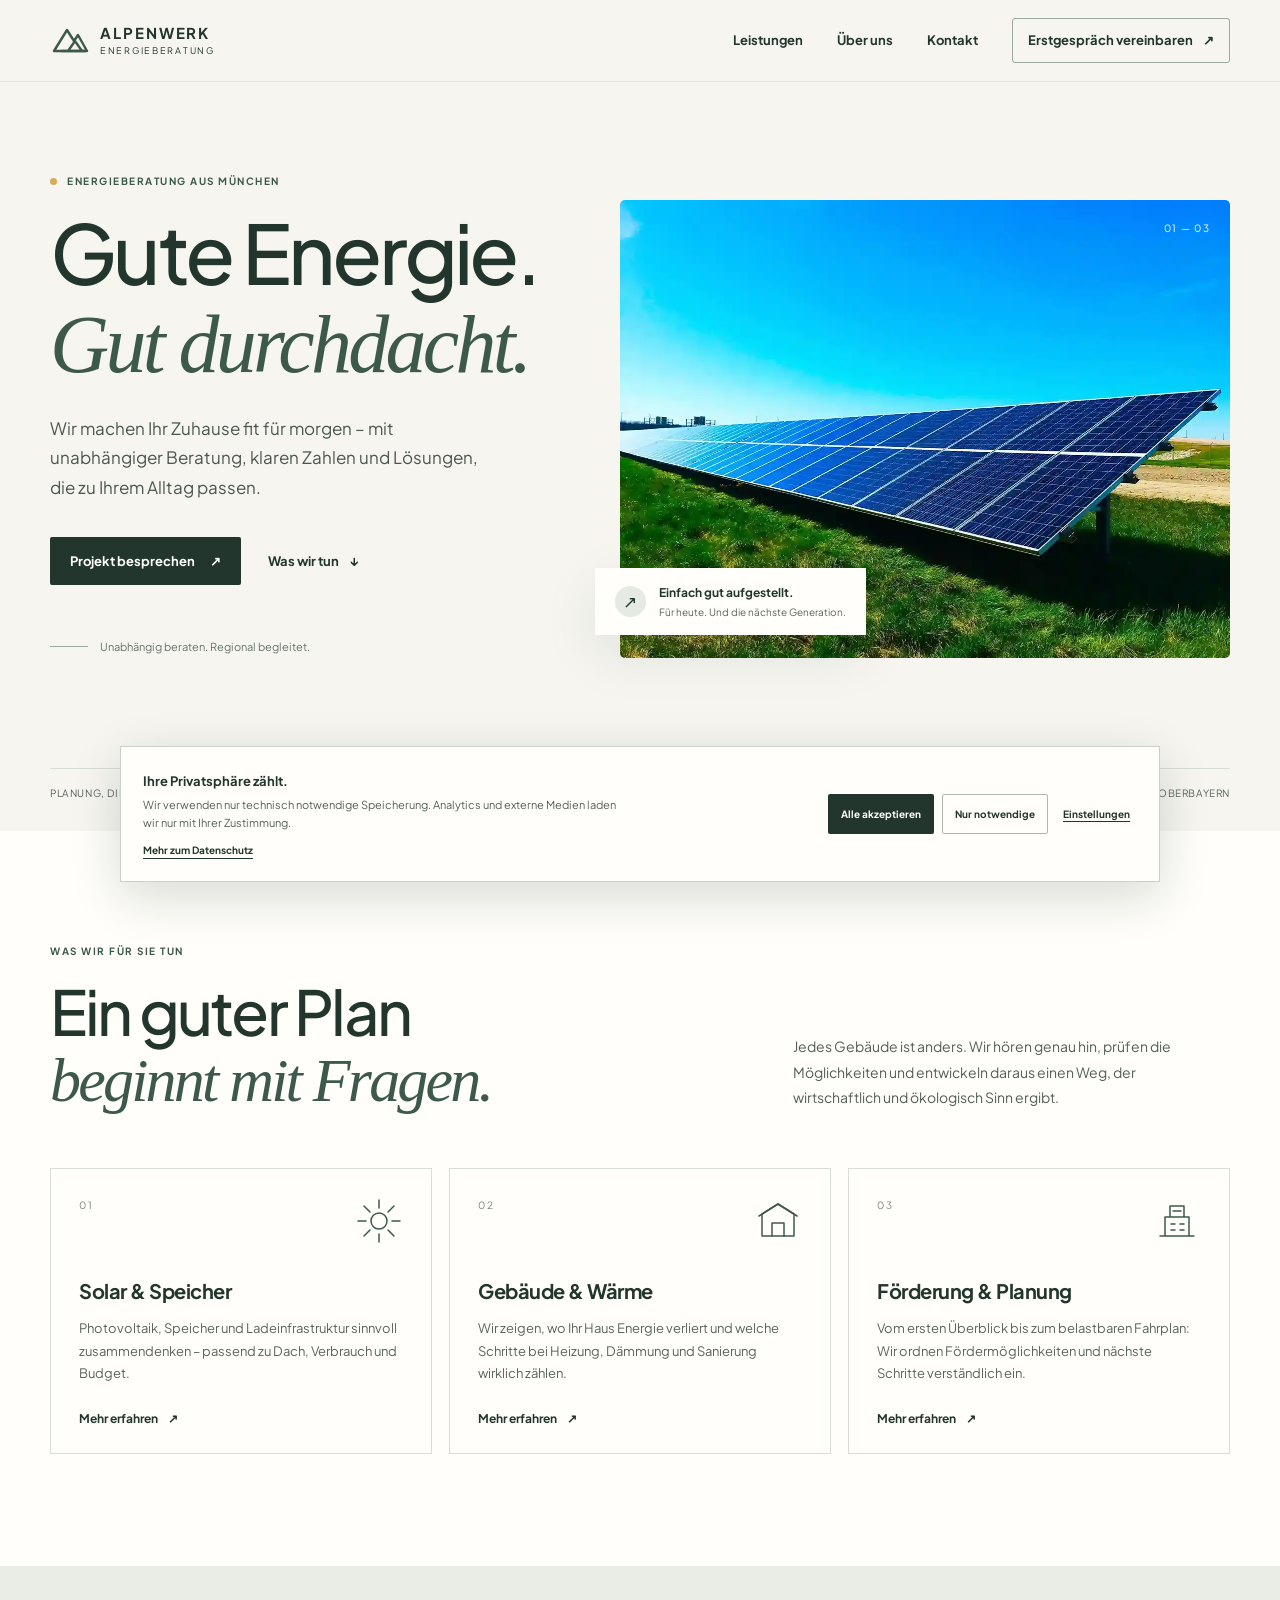
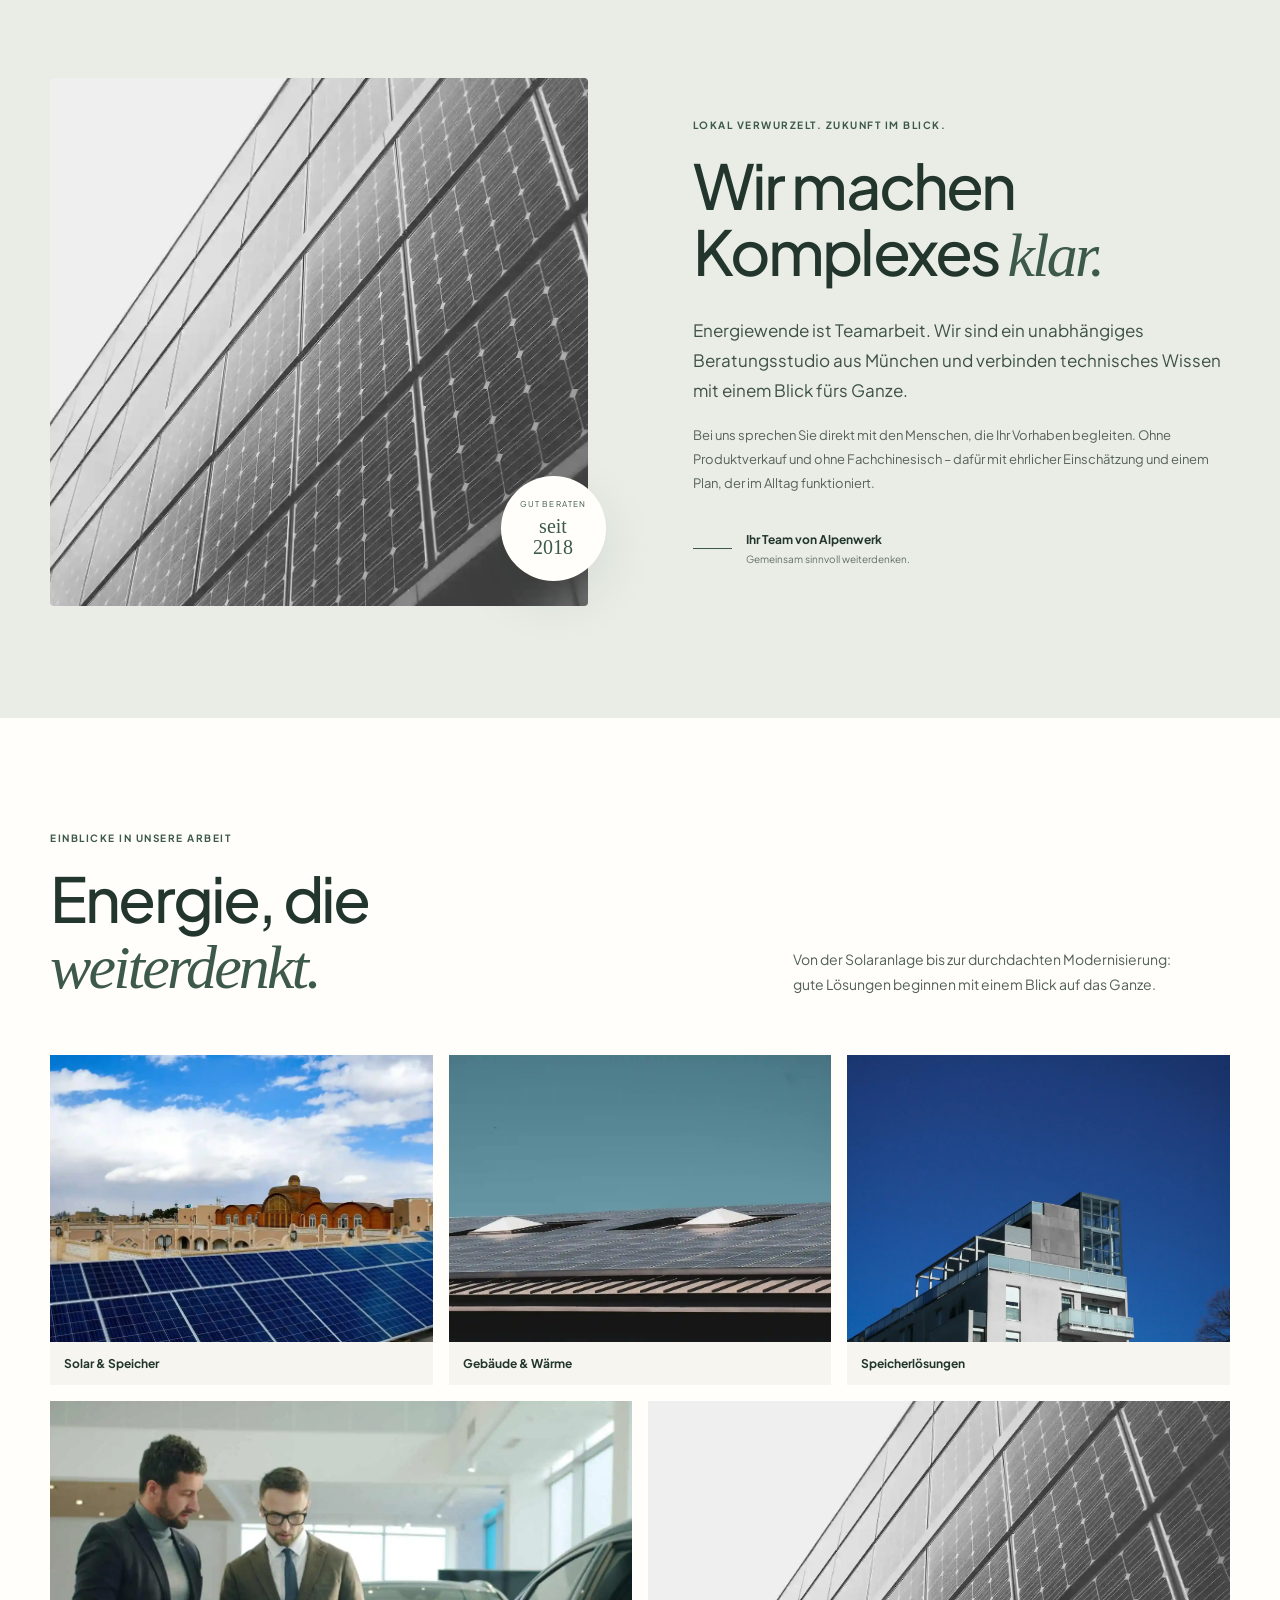
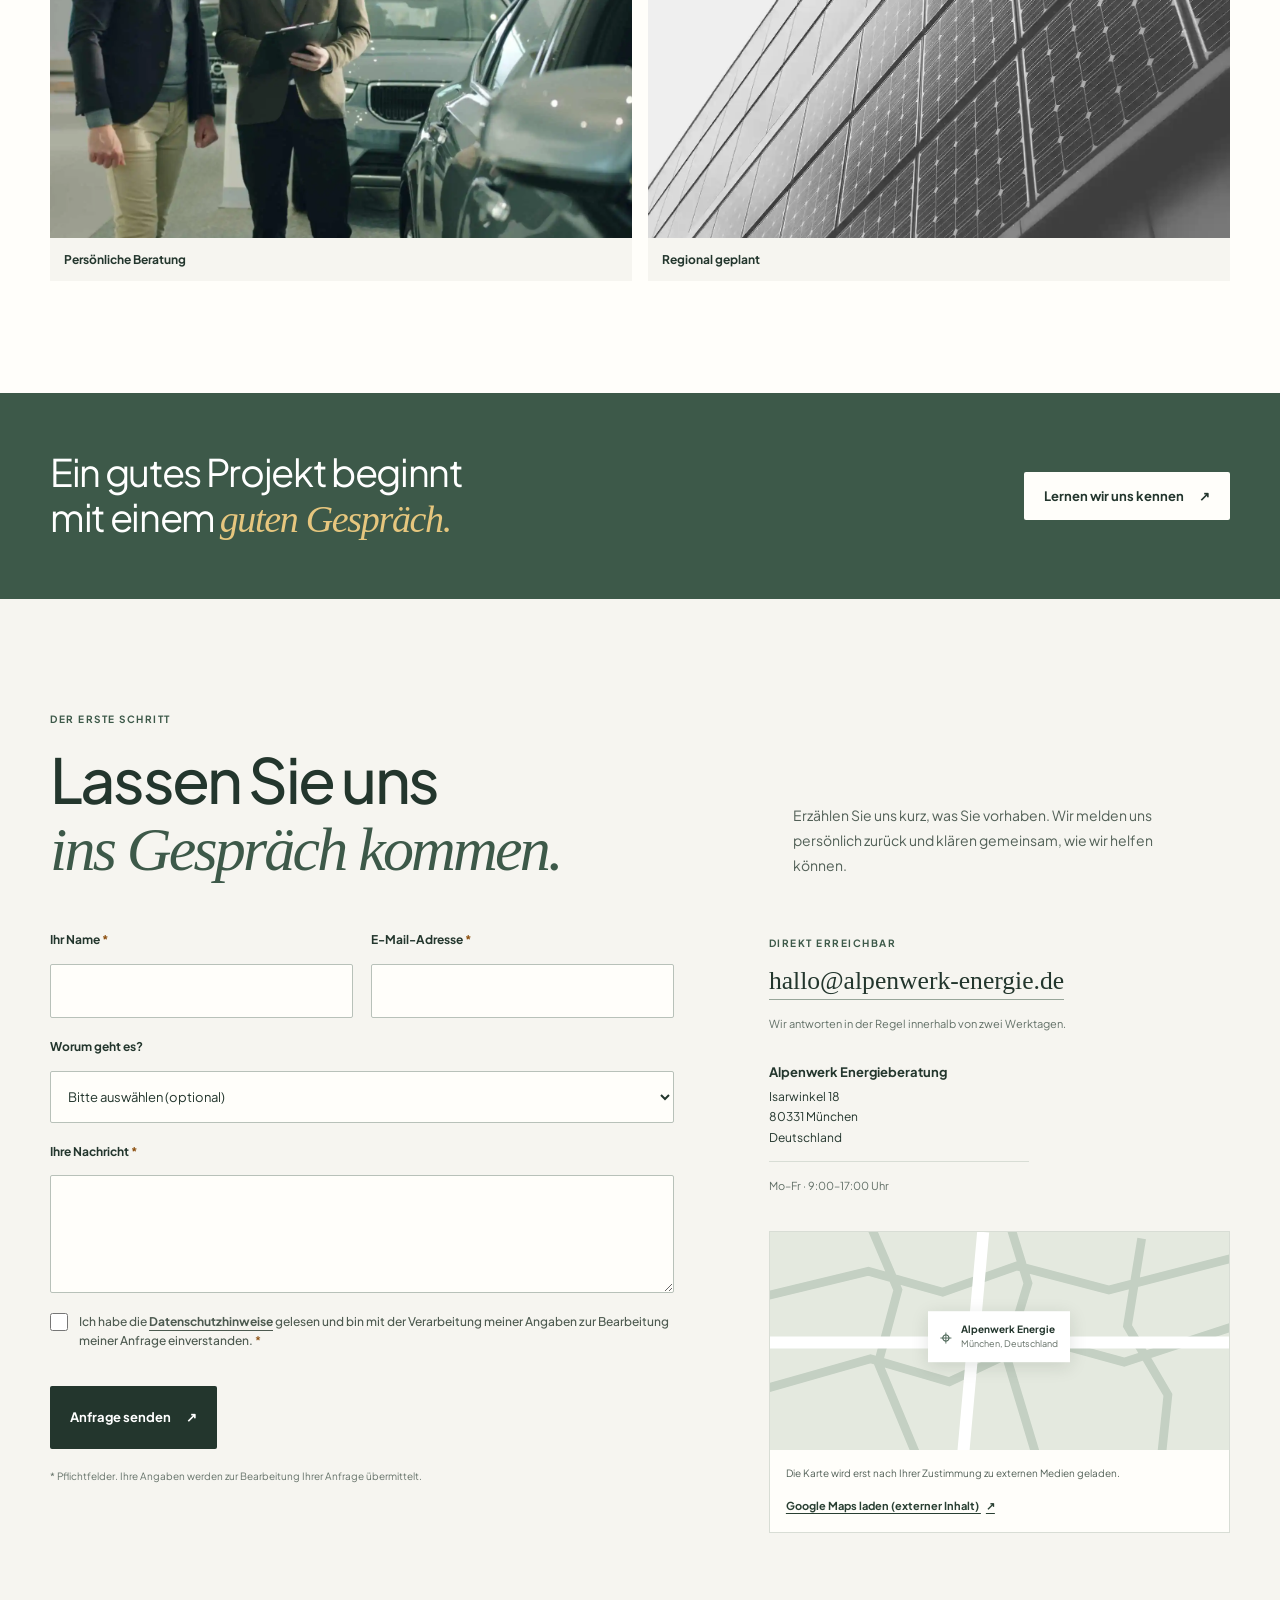
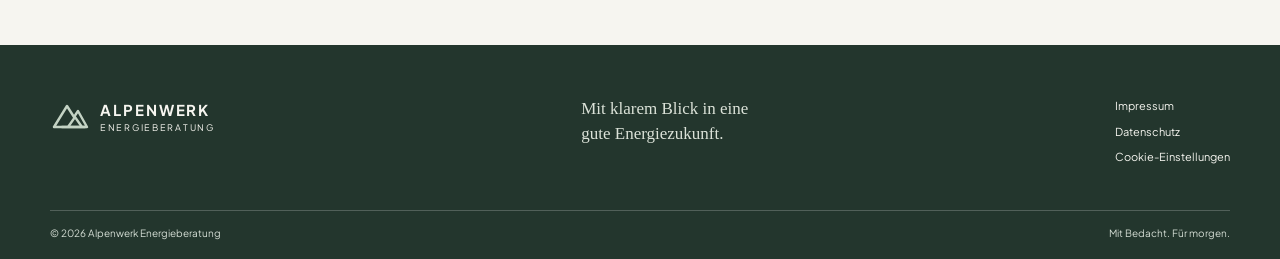
<file: index.html>
<!doctype html>
<html lang="de">
<head>
  <meta charset="utf-8">
  <meta name="viewport" content="width=device-width, initial-scale=1">
  <meta name="theme-color" content="#f6f5f0">
  <meta name="description" content="Alpenwerk Energie berät zu Photovoltaik, Energiespeichern und nachhaltigen Gebäuden in München und Oberbayern.">
  <title>Alpenwerk Energie | Klar planen. Gut leben.</title>
  <link rel="stylesheet" href="style.css">
  <script src="script.js" defer></script>
</head>
<body>
  <a class="skip-link" href="#main">Zum Hauptinhalt springen</a>
  <header class="site-header">
    <div class="container header-inner">
      <a class="brand" href="index.html" aria-label="Alpenwerk Energie – Startseite">
        <svg class="brand-mark" viewBox="0 0 40 40" width="40" height="40" aria-hidden="true"><path d="M4 30 17 9l7 11 4-6 9 16H4Z" fill="none" stroke="currentColor" stroke-width="2.4" stroke-linejoin="round"/><path d="M12 30h23M18 30l7-10 7 10" fill="none" stroke="currentColor" stroke-width="2.4" stroke-linecap="round"/></svg>
        <span><strong>ALPENWERK</strong><small>ENERGIEBERATUNG</small></span>
      </a>
      <button class="menu-toggle" type="button" aria-expanded="false" aria-controls="primary-nav" aria-label="Menü öffnen"><span></span><span></span></button>
      <nav id="primary-nav" class="primary-nav" aria-label="Hauptnavigation">
        <a href="#leistungen">Leistungen</a><a href="#ueber-uns">Über uns</a><a href="#kontakt">Kontakt</a>
        <a class="nav-cta" href="#kontakt">Erstgespräch vereinbaren <span aria-hidden="true">↗</span></a>
      </nav>
    </div>
  </header>
  <main id="main">
    <section class="hero section-pad" aria-labelledby="hero-title">
      <div class="container hero-grid">
        <div class="hero-copy">
          <p class="eyebrow"><span class="eyebrow-dot"></span> Energieberatung aus München</p>
          <h1 id="hero-title">Gute Energie.<br><em>Gut durchdacht.</em></h1>
          <p class="hero-lede">Wir machen Ihr Zuhause fit für morgen – mit unabhängiger Beratung, klaren Zahlen und Lösungen, die zu Ihrem Alltag passen.</p>
          <div class="hero-actions"><a class="button button-dark" href="#kontakt">Projekt besprechen <span aria-hidden="true">↗</span></a><a class="text-link" href="#leistungen">Was wir tun <span aria-hidden="true">↓</span></a></div>
          <div class="hero-note"><span class="note-line"></span><span>Unabhängig beraten. Regional begleitet.</span></div>
        </div>
        <div class="hero-art" aria-label="Illustration eines Hauses mit Solardach in einer Berglandschaft" role="img">
          <img src="./images/hero.webp" width="1280" height="1120" alt="Photovoltaikanlage auf einem Hausdach in einer Berglandschaft" class="landscape" loading="eager" fetchpriority="high">
          <div class="art-caption"><span class="caption-icon">↗</span><span><strong>Einfach gut aufgestellt.</strong><small>Für heute. Und die nächste Generation.</small></span></div>
          <span class="art-index">01 — 03</span>
        </div>
      </div>
      <div class="container hero-bottom"><span>Planung, die weiterdenkt</span><span class="scroll-mark" aria-hidden="true">↓</span><span>Standort München · ganz Oberbayern</span></div>
    </section>

    <section id="leistungen" class="services section-pad" aria-labelledby="services-title">
      <div class="container">
        <div class="section-heading"><div><p class="eyebrow">Was wir für Sie tun</p><h2 id="services-title">Ein guter Plan<br><em>beginnt mit Fragen.</em></h2></div><p class="section-intro">Jedes Gebäude ist anders. Wir hören genau hin, prüfen die Möglichkeiten und entwickeln daraus einen Weg, der wirtschaftlich und ökologisch Sinn ergibt.</p></div>
        <div class="service-grid">
          <article class="service-card"><div class="card-top"><span class="card-number">01</span><svg viewBox="0 0 48 48" width="48" height="48" aria-hidden="true"><circle cx="24" cy="24" r="8"/><path d="M24 3v8m0 26v8M3 24h8m26 0h8M9 9l6 6m18 18 6 6m0-30-6 6m-18 18-6 6"/></svg></div><h3>Solar & Speicher</h3><p>Photovoltaik, Speicher und Ladeinfrastruktur sinnvoll zusammendenken – passend zu Dach, Verbrauch und Budget.</p><a href="#kontakt" class="card-link" aria-label="Solar und Speicher anfragen">Mehr erfahren <span aria-hidden="true">↗</span></a></article>
          <article class="service-card"><div class="card-top"><span class="card-number">02</span><svg viewBox="0 0 48 48" width="48" height="48" aria-hidden="true"><path d="M8 39V17L24 7l16 10v22H8Z"/><path d="M18 39V26h12v13M5 19l19-12 19 12"/></svg></div><h3>Gebäude & Wärme</h3><p>Wir zeigen, wo Ihr Haus Energie verliert und welche Schritte bei Heizung, Dämmung und Sanierung wirklich zählen.</p><a href="#kontakt" class="card-link" aria-label="Gebäude und Wärme anfragen">Mehr erfahren <span aria-hidden="true">↗</span></a></article>
          <article class="service-card"><div class="card-top"><span class="card-number">03</span><svg viewBox="0 0 48 48" width="48" height="48" aria-hidden="true"><path d="M7 39h34M12 39V20h24v19M17 20V9h14v11M20 14h8M18 27h4m5 0h4M18 33h4m5 0h4"/></svg></div><h3>Förderung & Planung</h3><p>Vom ersten Überblick bis zum belastbaren Fahrplan: Wir ordnen Fördermöglichkeiten und nächste Schritte verständlich ein.</p><a href="#kontakt" class="card-link" aria-label="Förderung und Planung anfragen">Mehr erfahren <span aria-hidden="true">↗</span></a></article>
        </div>
      </div>
    </section>

    <section id="ueber-uns" class="about section-pad" aria-labelledby="about-title"><div class="container about-grid"><div class="about-art"><img src="./images/gallery-5.webp" width="800" height="600" loading="lazy" alt="Photovoltaikanlage in der Landschaft Oberbayerns"><div class="about-stamp"><span>GUT BERATEN</span><strong>seit<br>2018</strong></div></div><div class="about-copy"><p class="eyebrow">Lokal verwurzelt. Zukunft im Blick.</p><h2 id="about-title">Wir machen<br>Komplexes <em>klar.</em></h2><p class="about-lede">Energiewende ist Teamarbeit. Wir sind ein unabhängiges Beratungsstudio aus München und verbinden technisches Wissen mit einem Blick fürs Ganze.</p><p>Bei uns sprechen Sie direkt mit den Menschen, die Ihr Vorhaben begleiten. Ohne Produktverkauf und ohne Fachchinesisch – dafür mit ehrlicher Einschätzung und einem Plan, der im Alltag funktioniert.</p><div class="about-signoff"><span class="signoff-rule"></span><span><strong>Ihr Team von Alpenwerk</strong><small>Gemeinsam sinnvoll weiterdenken.</small></span></div></div></div></section>

    <section class="gallery section-pad" aria-labelledby="gallery-title"><div class="container"><div class="section-heading"><div><p class="eyebrow">Einblicke in unsere Arbeit</p><h2 id="gallery-title">Energie, die<br><em>weiterdenkt.</em></h2></div><p class="section-intro">Von der Solaranlage bis zur durchdachten Modernisierung: gute Lösungen beginnen mit einem Blick auf das Ganze.</p></div><div class="gallery-grid"><figure><img src="./images/gallery-1.webp" width="800" height="600" loading="lazy" alt="Solarmodule auf einem Einfamilienhaus"><figcaption>Solar & Speicher</figcaption></figure><figure><img src="./images/gallery-2.webp" width="800" height="600" loading="lazy" alt="Modernisiertes Wohnhaus mit energieeffizienter Gebäudehülle"><figcaption>Gebäude & Wärme</figcaption></figure><figure><img src="./images/gallery-3.webp" width="800" height="600" loading="lazy" alt="Batteriespeicher für ein Wohngebäude"><figcaption>Speicherlösungen</figcaption></figure><figure><img src="./images/gallery-4.webp" width="800" height="600" loading="lazy" alt="Beratungsgespräch zur energetischen Sanierung"><figcaption>Persönliche Beratung</figcaption></figure><figure><img src="./images/gallery-5.webp" width="800" height="600" loading="lazy" alt="Photovoltaikanlage in der Landschaft Oberbayerns"><figcaption>Regional geplant</figcaption></figure></div></div></section>

    <section class="callout" aria-label="Persönliche Beratung"><div class="container callout-inner"><p>Ein gutes Projekt beginnt<br>mit einem <em>guten Gespräch.</em></p><a class="button button-light" href="#kontakt">Lernen wir uns kennen <span aria-hidden="true">↗</span></a></div></section>

    <section id="kontakt" class="contact section-pad" aria-labelledby="contact-title"><div class="container"><div class="section-heading contact-heading"><div><p class="eyebrow">Der erste Schritt</p><h2 id="contact-title">Lassen Sie uns<br><em>ins Gespräch kommen.</em></h2></div><p class="section-intro">Erzählen Sie uns kurz, was Sie vorhaben. Wir melden uns persönlich zurück und klären gemeinsam, wie wir helfen können.</p></div><div class="contact-grid"><form id="contact-form" class="contact-form" novalidate>
      <div class="form-row"><div class="form-field"><label for="name">Ihr Name <span aria-hidden="true">*</span></label><input id="name" name="name" autocomplete="name" required aria-describedby="name-error"><span class="field-error" id="name-error"></span></div><div class="form-field"><label for="email">E-Mail-Adresse <span aria-hidden="true">*</span></label><input id="email" name="email" type="email" autocomplete="email" required aria-describedby="email-error"><span class="field-error" id="email-error"></span></div></div>
      <div class="form-field"><label for="topic">Worum geht es?</label><select id="topic" name="topic"><option value="">Bitte auswählen (optional)</option><option>Solar & Speicher</option><option>Gebäude & Wärme</option><option>Förderung & Planung</option><option>Anderes Anliegen</option></select></div>
      <div class="form-field"><label for="message">Ihre Nachricht <span aria-hidden="true">*</span></label><textarea id="message" name="message" rows="4" required aria-describedby="message-error"></textarea><span class="field-error" id="message-error"></span></div>
      <div class="privacy-field"><input id="privacy" name="privacy" type="checkbox" required aria-describedby="privacy-error"><label for="privacy">Ich habe die <a href="datenschutz.html">Datenschutzhinweise</a> gelesen und bin mit der Verarbeitung meiner Angaben zur Bearbeitung meiner Anfrage einverstanden. <span aria-hidden="true">*</span></label></div><span class="field-error privacy-error" id="privacy-error"></span>
      <button class="button button-dark form-submit" type="submit">Anfrage senden <span aria-hidden="true">↗</span></button><p class="form-note">* Pflichtfelder. Ihre Angaben werden zur Bearbeitung Ihrer Anfrage übermittelt.</p><p id="form-status" class="form-status" role="status" aria-live="polite"></p>
    </form><aside class="contact-aside"><div class="contact-details"><p class="eyebrow">Direkt erreichbar</p><span class="contact-email">hallo@alpenwerk-energie.de</span><p>Wir antworten in der Regel innerhalb von zwei Werktagen.</p><div class="contact-address"><strong>Alpenwerk Energieberatung</strong><span>Isarwinkel 18</span><span>80331 München</span><span>Deutschland</span></div><p class="hours">Mo–Fr · 9:00–17:00 Uhr</p></div>
      <div class="map-card"><div class="map-placeholder" id="map-placeholder"><svg viewBox="0 0 420 200" width="420" height="200" aria-hidden="true"><rect width="420" height="200" fill="#e4e9df"/><path d="M-10 60 90 36l68 19 68-24 84 22 120-31M-10 145l102-29 72 21 83-39 77 21 107-35M91-8l26 61-18 67 37 89m84-214 16 52-20 66 31 103m93-210-13 80 37 63-7 67" fill="none" stroke="#c4d0c3" stroke-width="8"/><path d="M0 101h420M195 0l-18 200" stroke="#fff" stroke-width="11"/><circle cx="225" cy="94" r="20" fill="#3d5949"/><circle cx="225" cy="94" r="7" fill="#f6f5f0"/></svg><div class="map-label"><span class="map-pin" aria-hidden="true">⌖</span><span><strong>Alpenwerk Energie</strong><small>München, Deutschland</small></span></div></div><div class="map-action" id="map-action"><p>Die Karte wird erst nach Ihrer Zustimmung zu externen Medien geladen.</p><button id="load-map" type="button" class="map-button">Google Maps laden (externer Inhalt) <span aria-hidden="true">↗</span></button></div><div id="map-frame" class="map-frame" aria-live="polite"></div></div>
    </aside></div></div></section>
  </main>
  <footer class="site-footer"><div class="container footer-top"><a class="brand brand-footer" href="index.html" aria-label="Alpenwerk Energie – Startseite"><svg class="brand-mark" viewBox="0 0 40 40" width="40" height="40" aria-hidden="true"><path d="M4 30 17 9l7 11 4-6 9 16H4Z" fill="none" stroke="currentColor" stroke-width="2.4" stroke-linejoin="round"/><path d="M12 30h23M18 30l7-10 7 10" fill="none" stroke="currentColor" stroke-width="2.4" stroke-linecap="round"/></svg><span><strong>ALPENWERK</strong><small>ENERGIEBERATUNG</small></span></a><p>Mit klarem Blick in eine<br>gute Energiezukunft.</p><nav class="footer-nav" aria-label="Rechtliche Informationen"><a href="impressum.html">Impressum</a><a href="datenschutz.html">Datenschutz</a><a href="#cookie-settings" data-open-cookie-settings>Cookie-Einstellungen</a></nav></div><div class="container footer-bottom"><span>© <span id="year">2026</span> Alpenwerk Energieberatung</span><span>Mit Bedacht. Für morgen.</span></div></footer>

  <section id="cookie-banner" class="cookie-banner" aria-label="Cookie-Einstellungen" hidden><div class="cookie-copy"><strong>Ihre Privatsphäre zählt.</strong><p>Wir verwenden nur technisch notwendige Speicherung. Analytics und externe Medien laden wir nur mit Ihrer Zustimmung.</p><a href="datenschutz.html">Mehr zum Datenschutz</a></div><div class="cookie-actions"><button class="button button-dark" type="button" data-consent-all>Alle akzeptieren</button><button class="button button-outline" type="button" data-consent-essential>Nur notwendige</button><button class="cookie-settings-link" type="button" data-open-cookie-settings>Einstellungen</button></div></section>
  <dialog id="cookie-dialog" class="cookie-dialog" aria-labelledby="cookie-dialog-title"><div class="dialog-head"><div><p class="eyebrow">Ihre Auswahl</p><h2 id="cookie-dialog-title">Cookie-Einstellungen</h2></div><button class="dialog-close" type="button" aria-label="Einstellungen schließen" data-close-dialog>×</button></div><p>Sie entscheiden, welche optionalen Inhalte geladen werden dürfen. Ihre Auswahl können Sie jederzeit im Footer ändern.</p><div class="consent-options"><div class="consent-option"><div><strong>Notwendig</strong><small>Für grundlegende Funktionen und die Speicherung Ihrer Auswahl.</small></div><input id="consent-essential" type="checkbox" checked disabled aria-label="Notwendige Speicherung immer aktiv"></div><div class="consent-option"><div><strong>Analytics</strong><small>Hilft uns zu verstehen, wie die Website genutzt wird.</small></div><input id="consent-analytics" type="checkbox"></div><div class="consent-option"><div><strong>Externe Medien & Karten</strong><small>Erlaubt das Laden der Google Maps Karte in München.</small></div><input id="consent-external" type="checkbox"></div></div><div class="dialog-actions"><button class="button button-outline" type="button" data-consent-essential>Nur notwendige</button><button class="button button-dark" type="button" data-save-settings>Auswahl speichern</button></div></dialog>
  <div id="dialog-backdrop" class="dialog-backdrop" hidden></div>
</body>
</html>
</file>
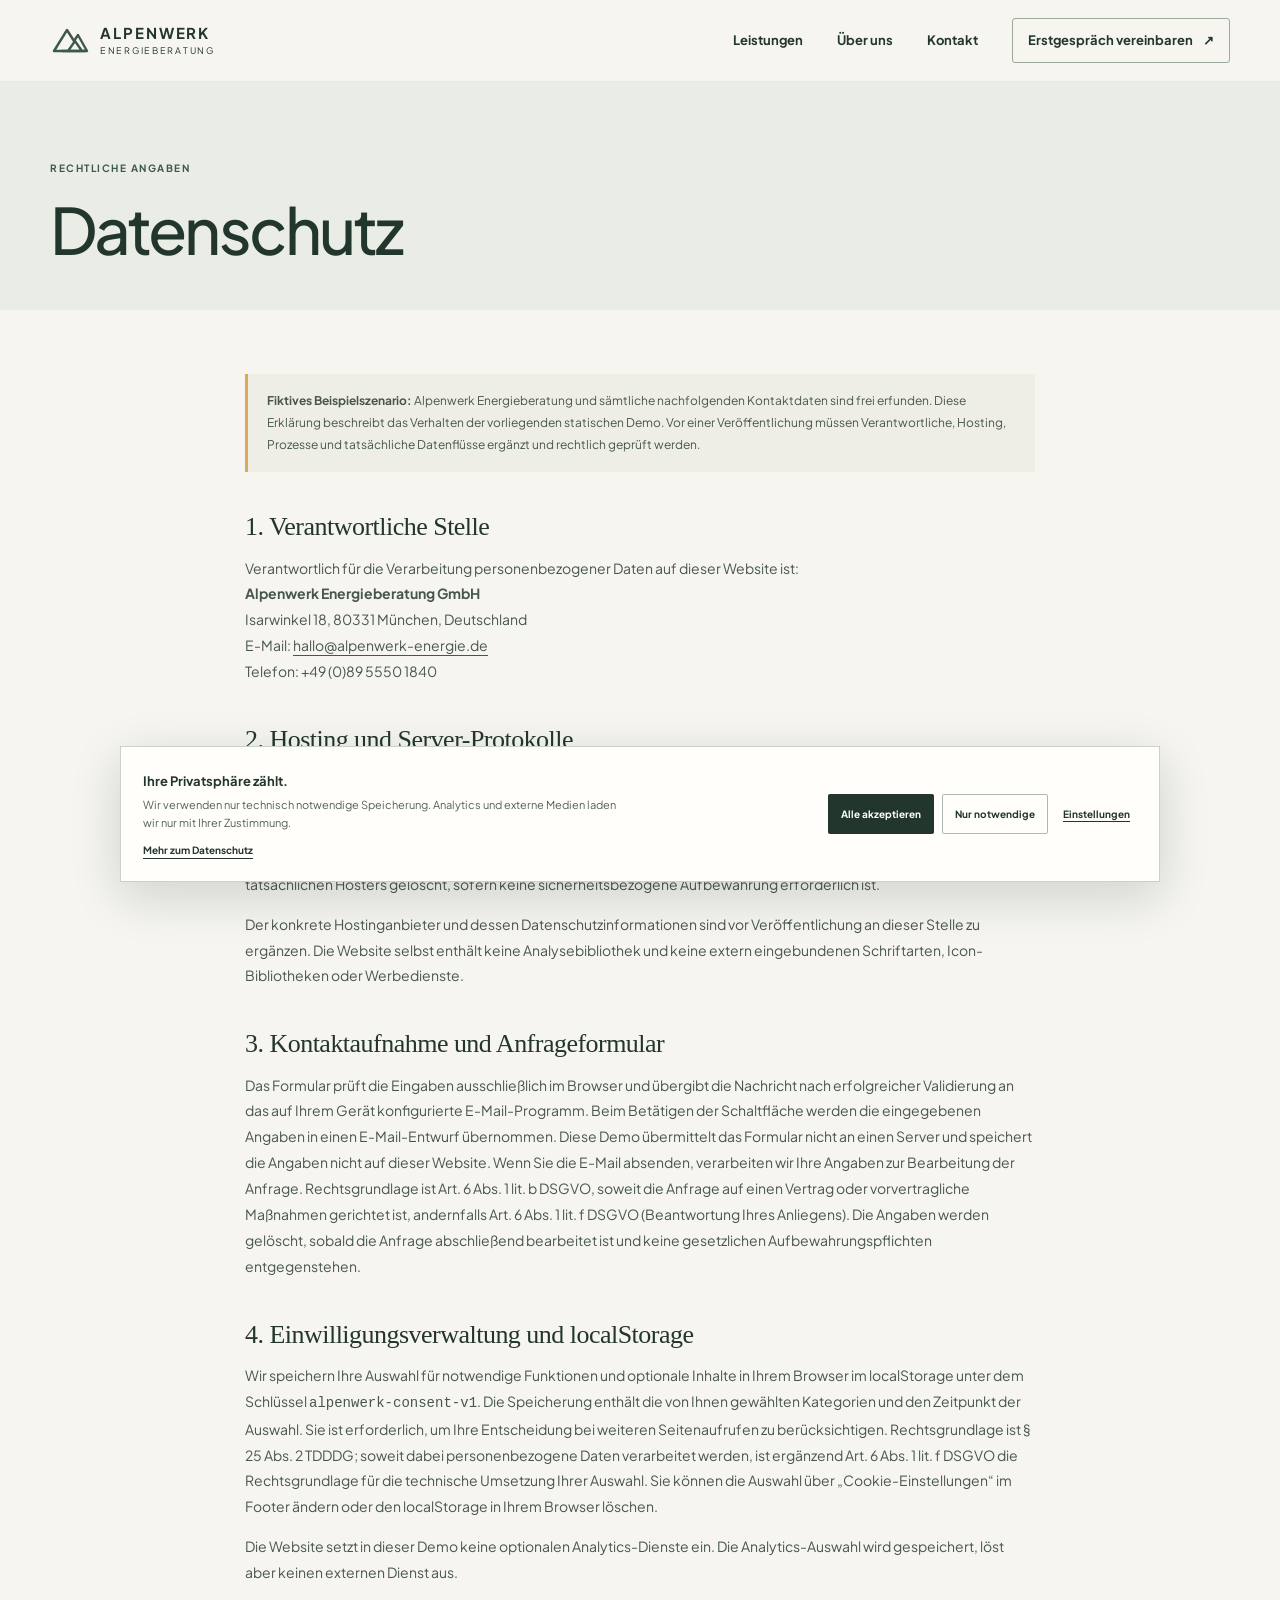
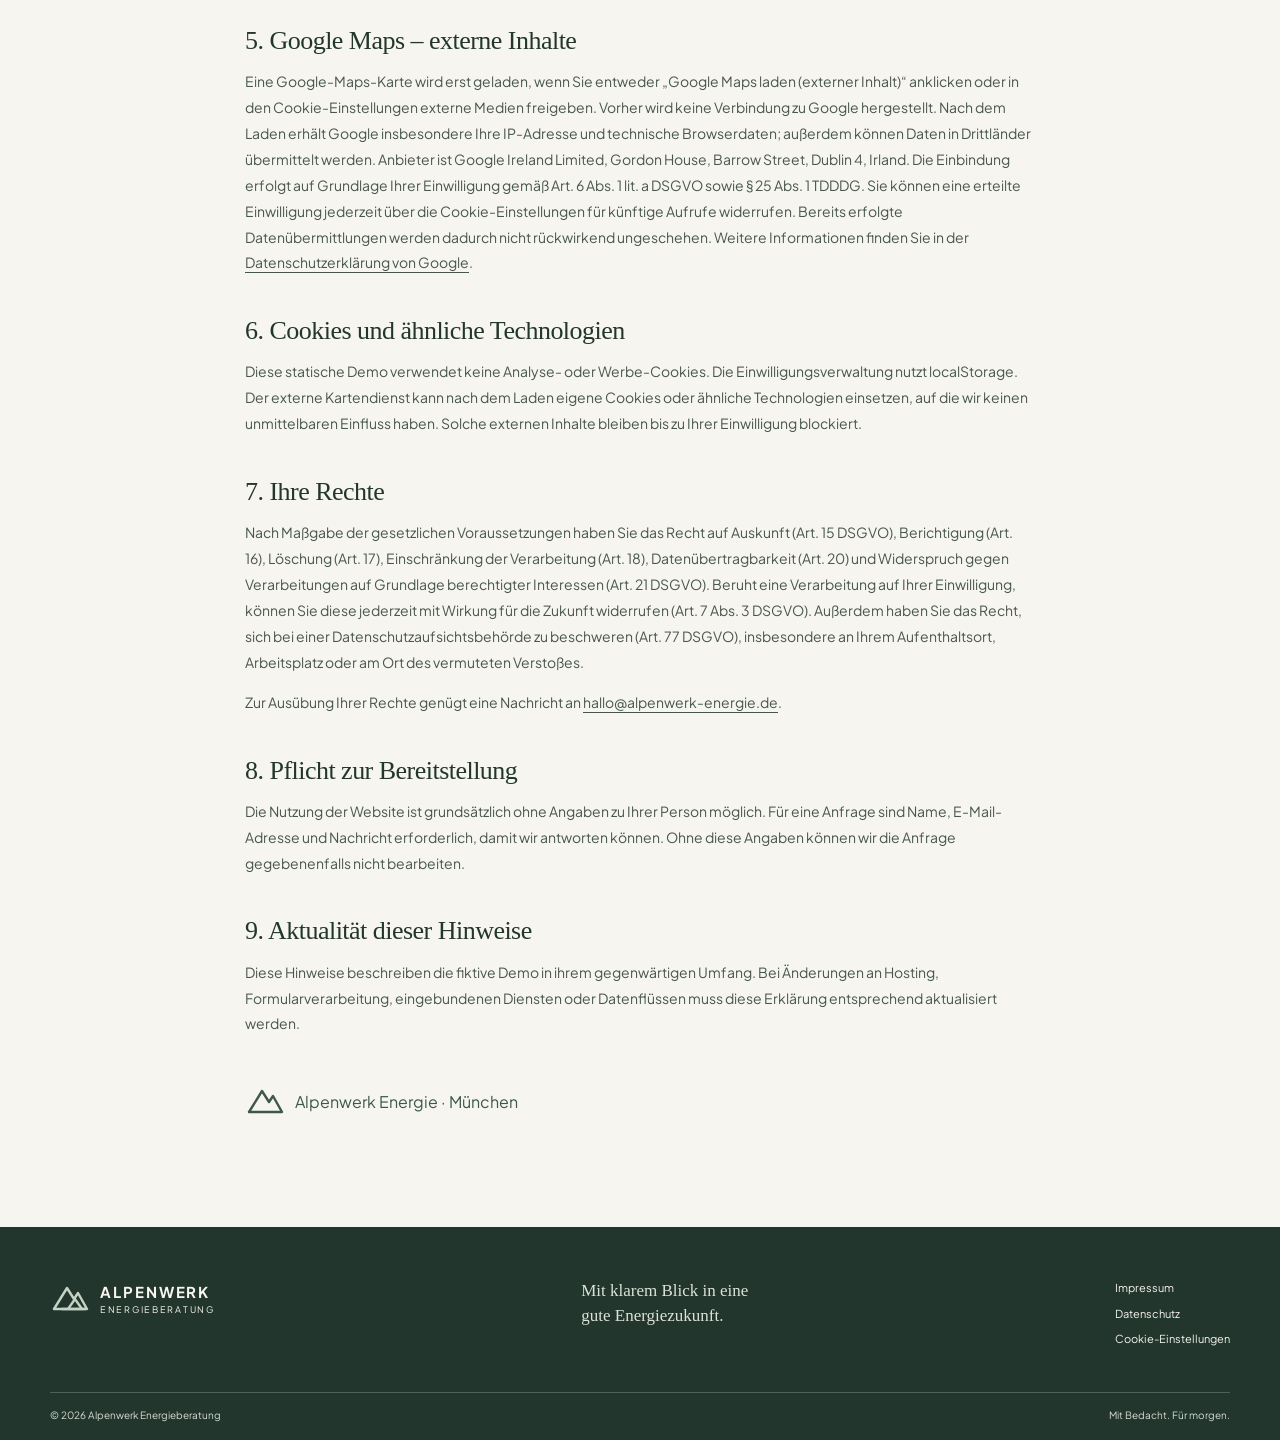
<file: datenschutz.html>
<!doctype html>
<html lang="de">
<head>
  <meta charset="utf-8"><meta name="viewport" content="width=device-width, initial-scale=1"><meta name="theme-color" content="#f6f5f0">
  <meta name="description" content="Datenschutzhinweise der Alpenwerk Energieberatung."><title>Datenschutz | Alpenwerk Energie</title>
  <link rel="stylesheet" href="style.css"><script src="script.js" defer></script>
</head>
<body>
  <a class="skip-link" href="#main">Zum Hauptinhalt springen</a>
  <header class="site-header"><div class="container header-inner"><a class="brand" href="index.html" aria-label="Alpenwerk Energie – Startseite"><svg class="brand-mark" viewBox="0 0 40 40" width="40" height="40" aria-hidden="true"><path d="M4 30 17 9l7 11 4-6 9 16H4Z" fill="none" stroke="currentColor" stroke-width="2.4" stroke-linejoin="round"/><path d="M12 30h23M18 30l7-10 7 10" fill="none" stroke="currentColor" stroke-width="2.4" stroke-linecap="round"/></svg><span><strong>ALPENWERK</strong><small>ENERGIEBERATUNG</small></span></a><button class="menu-toggle" type="button" aria-expanded="false" aria-controls="primary-nav" aria-label="Menü öffnen"><span></span><span></span></button><nav id="primary-nav" class="primary-nav" aria-label="Hauptnavigation"><a href="index.html#leistungen">Leistungen</a><a href="index.html#ueber-uns">Über uns</a><a href="index.html#kontakt">Kontakt</a><a class="nav-cta" href="index.html#kontakt">Erstgespräch vereinbaren <span aria-hidden="true">↗</span></a></nav></div></header>
  <main id="main"><section class="legal-hero"><div class="container"><p class="eyebrow">Rechtliche Angaben</p><h1>Datenschutz</h1></div></section><section class="legal-main"><div class="container legal-content">
    <p class="legal-note"><strong>Fiktives Beispielszenario:</strong> Alpenwerk Energieberatung und sämtliche nachfolgenden Kontaktdaten sind frei erfunden. Diese Erklärung beschreibt das Verhalten der vorliegenden statischen Demo. Vor einer Veröffentlichung müssen Verantwortliche, Hosting, Prozesse und tatsächliche Datenflüsse ergänzt und rechtlich geprüft werden.</p>
    <h2>1. Verantwortliche Stelle</h2><p>Verantwortlich für die Verarbeitung personenbezogener Daten auf dieser Website ist:<br><strong>Alpenwerk Energieberatung GmbH</strong><br>Isarwinkel 18, 80331 München, Deutschland<br>E-Mail: <a href="mailto:hallo@alpenwerk-energie.de">hallo@alpenwerk-energie.de</a><br>Telefon: +49 (0)89 5550 1840</p>
    <h2>2. Hosting und Server-Protokolle</h2><p>Beim Aufruf einer Website verarbeitet der Hostinganbieter technisch erforderliche Verbindungsdaten, beispielsweise IP-Adresse, Zeitpunkt, angeforderte Ressource, übertragene Datenmenge sowie Angaben zu Browser und Betriebssystem. Dies ist für die Auslieferung und Sicherheit der Website erforderlich. Rechtsgrundlage ist Art. 6 Abs. 1 lit. f DSGVO; unser berechtigtes Interesse liegt im sicheren und zuverlässigen Betrieb. Die Protokolldaten werden nach den Löschfristen des tatsächlichen Hosters gelöscht, sofern keine sicherheitsbezogene Aufbewahrung erforderlich ist.</p><p>Der konkrete Hostinganbieter und dessen Datenschutzinformationen sind vor Veröffentlichung an dieser Stelle zu ergänzen. Die Website selbst enthält keine Analysebibliothek und keine extern eingebundenen Schriftarten, Icon-Bibliotheken oder Werbedienste.</p>
    <h2>3. Kontaktaufnahme und Anfrageformular</h2><p>Das Formular prüft die Eingaben ausschließlich im Browser und übergibt die Nachricht nach erfolgreicher Validierung an das auf Ihrem Gerät konfigurierte E-Mail-Programm. Beim Betätigen der Schaltfläche werden die eingegebenen Angaben in einen E-Mail-Entwurf übernommen. Diese Demo übermittelt das Formular nicht an einen Server und speichert die Angaben nicht auf dieser Website. Wenn Sie die E-Mail absenden, verarbeiten wir Ihre Angaben zur Bearbeitung der Anfrage. Rechtsgrundlage ist Art. 6 Abs. 1 lit. b DSGVO, soweit die Anfrage auf einen Vertrag oder vorvertragliche Maßnahmen gerichtet ist, andernfalls Art. 6 Abs. 1 lit. f DSGVO (Beantwortung Ihres Anliegens). Die Angaben werden gelöscht, sobald die Anfrage abschließend bearbeitet ist und keine gesetzlichen Aufbewahrungspflichten entgegenstehen.</p>
    <h2>4. Einwilligungsverwaltung und localStorage</h2><p>Wir speichern Ihre Auswahl für notwendige Funktionen und optionale Inhalte in Ihrem Browser im localStorage unter dem Schlüssel <code>alpenwerk-consent-v1</code>. Die Speicherung enthält die von Ihnen gewählten Kategorien und den Zeitpunkt der Auswahl. Sie ist erforderlich, um Ihre Entscheidung bei weiteren Seitenaufrufen zu berücksichtigen. Rechtsgrundlage ist § 25 Abs. 2 TDDDG; soweit dabei personenbezogene Daten verarbeitet werden, ist ergänzend Art. 6 Abs. 1 lit. f DSGVO die Rechtsgrundlage für die technische Umsetzung Ihrer Auswahl. Sie können die Auswahl über „Cookie-Einstellungen“ im Footer ändern oder den localStorage in Ihrem Browser löschen.</p><p>Die Website setzt in dieser Demo keine optionalen Analytics-Dienste ein. Die Analytics-Auswahl wird gespeichert, löst aber keinen externen Dienst aus.</p>
    <h2>5. Google Maps – externe Inhalte</h2><p>Eine Google-Maps-Karte wird erst geladen, wenn Sie entweder „Google Maps laden (externer Inhalt)“ anklicken oder in den Cookie-Einstellungen externe Medien freigeben. Vorher wird keine Verbindung zu Google hergestellt. Nach dem Laden erhält Google insbesondere Ihre IP-Adresse und technische Browserdaten; außerdem können Daten in Drittländer übermittelt werden. Anbieter ist Google Ireland Limited, Gordon House, Barrow Street, Dublin 4, Irland. Die Einbindung erfolgt auf Grundlage Ihrer Einwilligung gemäß Art. 6 Abs. 1 lit. a DSGVO sowie § 25 Abs. 1 TDDDG. Sie können eine erteilte Einwilligung jederzeit über die Cookie-Einstellungen für künftige Aufrufe widerrufen. Bereits erfolgte Datenübermittlungen werden dadurch nicht rückwirkend ungeschehen. Weitere Informationen finden Sie in der <a href="https://policies.google.com/privacy?hl=de" target="_blank" rel="noopener noreferrer">Datenschutzerklärung von Google</a>.</p>
    <h2>6. Cookies und ähnliche Technologien</h2><p>Diese statische Demo verwendet keine Analyse- oder Werbe-Cookies. Die Einwilligungsverwaltung nutzt localStorage. Der externe Kartendienst kann nach dem Laden eigene Cookies oder ähnliche Technologien einsetzen, auf die wir keinen unmittelbaren Einfluss haben. Solche externen Inhalte bleiben bis zu Ihrer Einwilligung blockiert.</p>
    <h2>7. Ihre Rechte</h2><p>Nach Maßgabe der gesetzlichen Voraussetzungen haben Sie das Recht auf Auskunft (Art. 15 DSGVO), Berichtigung (Art. 16), Löschung (Art. 17), Einschränkung der Verarbeitung (Art. 18), Datenübertragbarkeit (Art. 20) und Widerspruch gegen Verarbeitungen auf Grundlage berechtigter Interessen (Art. 21 DSGVO). Beruht eine Verarbeitung auf Ihrer Einwilligung, können Sie diese jederzeit mit Wirkung für die Zukunft widerrufen (Art. 7 Abs. 3 DSGVO). Außerdem haben Sie das Recht, sich bei einer Datenschutzaufsichtsbehörde zu beschweren (Art. 77 DSGVO), insbesondere an Ihrem Aufenthaltsort, Arbeitsplatz oder am Ort des vermuteten Verstoßes.</p><p>Zur Ausübung Ihrer Rechte genügt eine Nachricht an <a href="mailto:hallo@alpenwerk-energie.de">hallo@alpenwerk-energie.de</a>.</p>
    <h2>8. Pflicht zur Bereitstellung</h2><p>Die Nutzung der Website ist grundsätzlich ohne Angaben zu Ihrer Person möglich. Für eine Anfrage sind Name, E-Mail-Adresse und Nachricht erforderlich, damit wir antworten können. Ohne diese Angaben können wir die Anfrage gegebenenfalls nicht bearbeiten.</p>
    <h2>9. Aktualität dieser Hinweise</h2><p>Diese Hinweise beschreiben die fiktive Demo in ihrem gegenwärtigen Umfang. Bei Änderungen an Hosting, Formularverarbeitung, eingebundenen Diensten oder Datenflüssen muss diese Erklärung entsprechend aktualisiert werden.</p>
    <div class="legal-footer-mark"><svg viewBox="0 0 40 40" width="40" height="40" aria-hidden="true"><path d="M4 30 17 9l7 11 4-6 9 16H4Z" fill="none" stroke="currentColor" stroke-width="2.4" stroke-linejoin="round"/></svg><span>Alpenwerk Energie · München</span></div>
  </div></section></main>
  <footer class="site-footer"><div class="container footer-top"><a class="brand brand-footer" href="index.html" aria-label="Alpenwerk Energie – Startseite"><svg class="brand-mark" viewBox="0 0 40 40" width="40" height="40" aria-hidden="true"><path d="M4 30 17 9l7 11 4-6 9 16H4Z" fill="none" stroke="currentColor" stroke-width="2.4" stroke-linejoin="round"/><path d="M12 30h23M18 30l7-10 7 10" fill="none" stroke="currentColor" stroke-width="2.4" stroke-linecap="round"/></svg><span><strong>ALPENWERK</strong><small>ENERGIEBERATUNG</small></span></a><p>Mit klarem Blick in eine<br>gute Energiezukunft.</p><nav class="footer-nav" aria-label="Rechtliche Informationen"><a href="impressum.html">Impressum</a><a href="datenschutz.html">Datenschutz</a><a href="#cookie-settings" data-open-cookie-settings>Cookie-Einstellungen</a></nav></div><div class="container footer-bottom"><span>© <span id="year">2026</span> Alpenwerk Energieberatung</span><span>Mit Bedacht. Für morgen.</span></div></footer>
  <section id="cookie-banner" class="cookie-banner" aria-label="Cookie-Einstellungen" hidden><div class="cookie-copy"><strong>Ihre Privatsphäre zählt.</strong><p>Wir verwenden nur technisch notwendige Speicherung. Analytics und externe Medien laden wir nur mit Ihrer Zustimmung.</p><a href="datenschutz.html">Mehr zum Datenschutz</a></div><div class="cookie-actions"><button class="button button-dark" type="button" data-consent-all>Alle akzeptieren</button><button class="button button-outline" type="button" data-consent-essential>Nur notwendige</button><button class="cookie-settings-link" type="button" data-open-cookie-settings>Einstellungen</button></div></section>
  <dialog id="cookie-dialog" class="cookie-dialog" aria-labelledby="cookie-dialog-title"><div class="dialog-head"><div><p class="eyebrow">Ihre Auswahl</p><h2 id="cookie-dialog-title">Cookie-Einstellungen</h2></div><button class="dialog-close" type="button" aria-label="Einstellungen schließen" data-close-dialog>×</button></div><p>Sie entscheiden, welche optionalen Inhalte geladen werden dürfen. Ihre Auswahl können Sie jederzeit im Footer ändern.</p><div class="consent-options"><div class="consent-option"><div><strong>Notwendig</strong><small>Für grundlegende Funktionen und die Speicherung Ihrer Auswahl.</small></div><input type="checkbox" checked disabled aria-label="Notwendige Speicherung immer aktiv"></div><div class="consent-option"><div><strong>Analytics</strong><small>Hilft uns zu verstehen, wie die Website genutzt wird.</small></div><input id="consent-analytics" type="checkbox"></div><div class="consent-option"><div><strong>Externe Medien & Karten</strong><small>Erlaubt das Laden der Google Maps Karte in München.</small></div><input id="consent-external" type="checkbox"></div></div><div class="dialog-actions"><button class="button button-outline" type="button" data-consent-essential>Nur notwendige</button><button class="button button-dark" type="button" data-save-settings>Auswahl speichern</button></div></dialog>
</body></html>
</file>
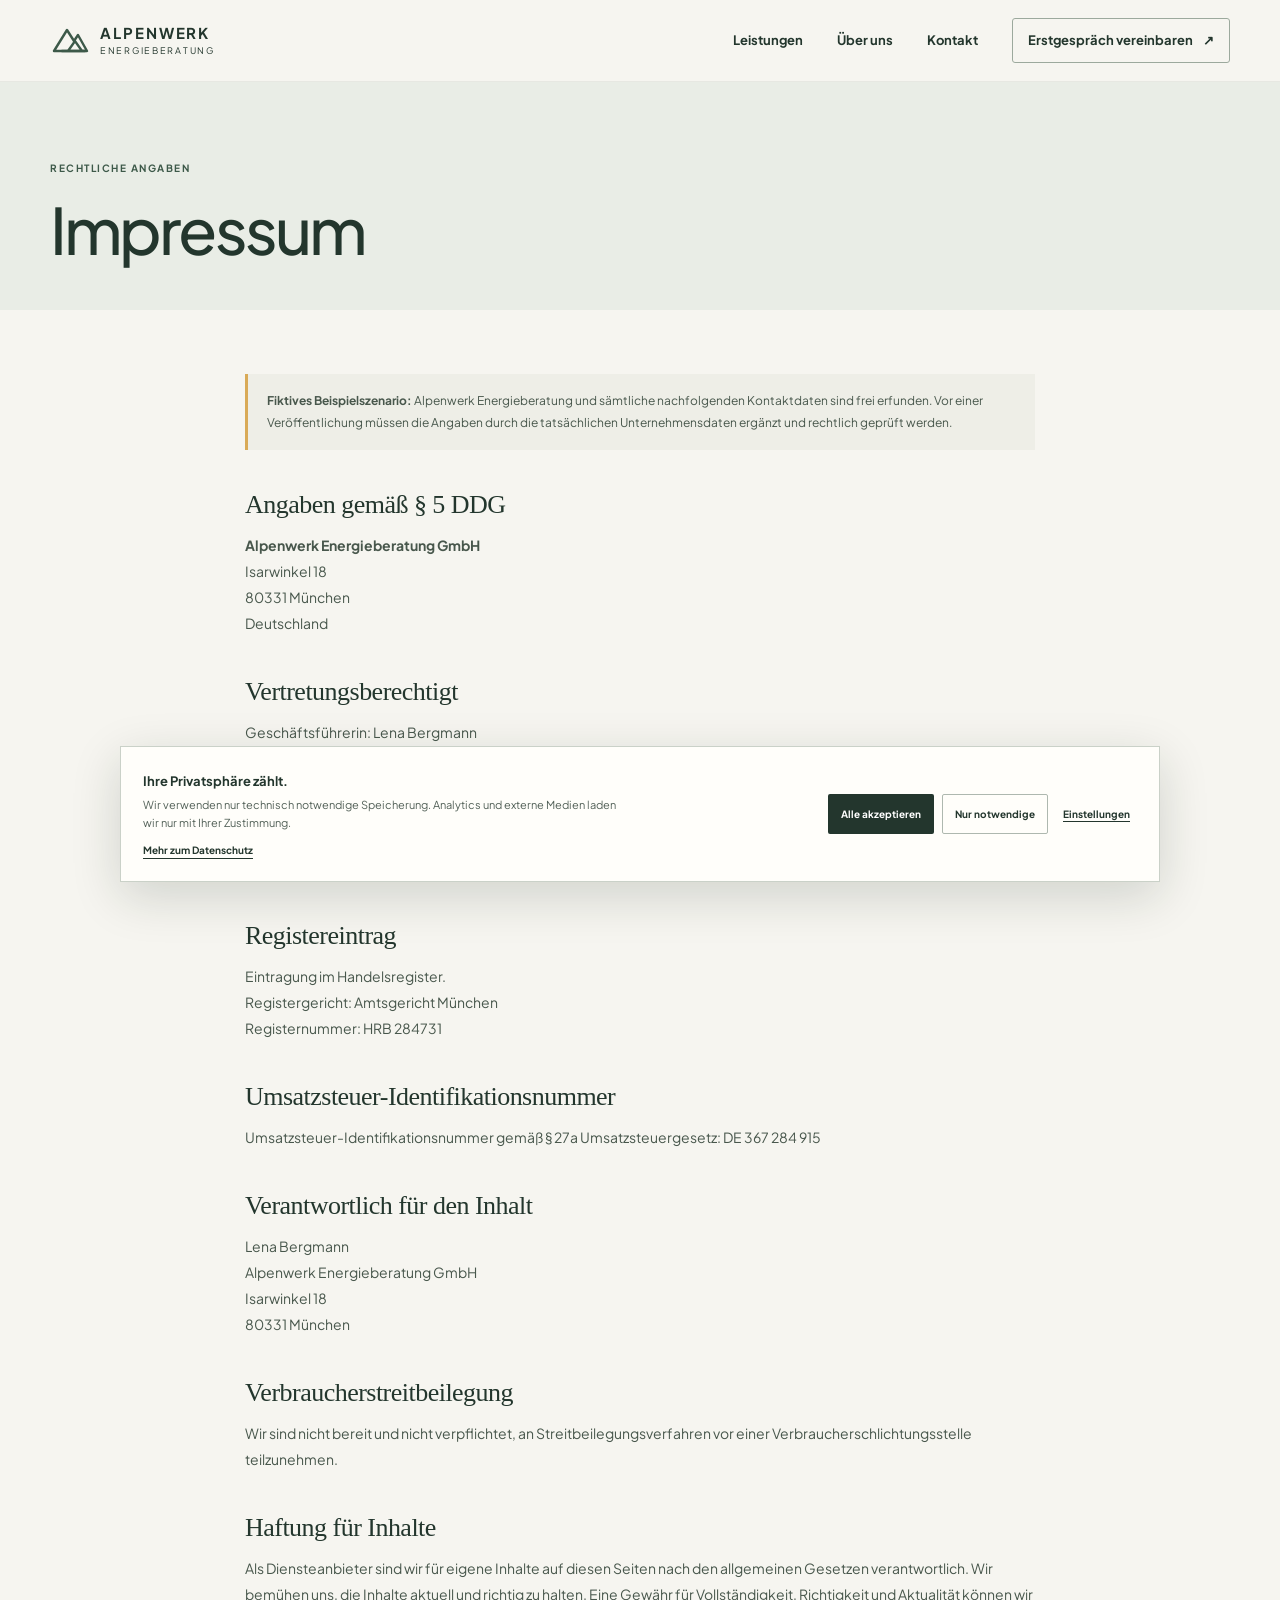
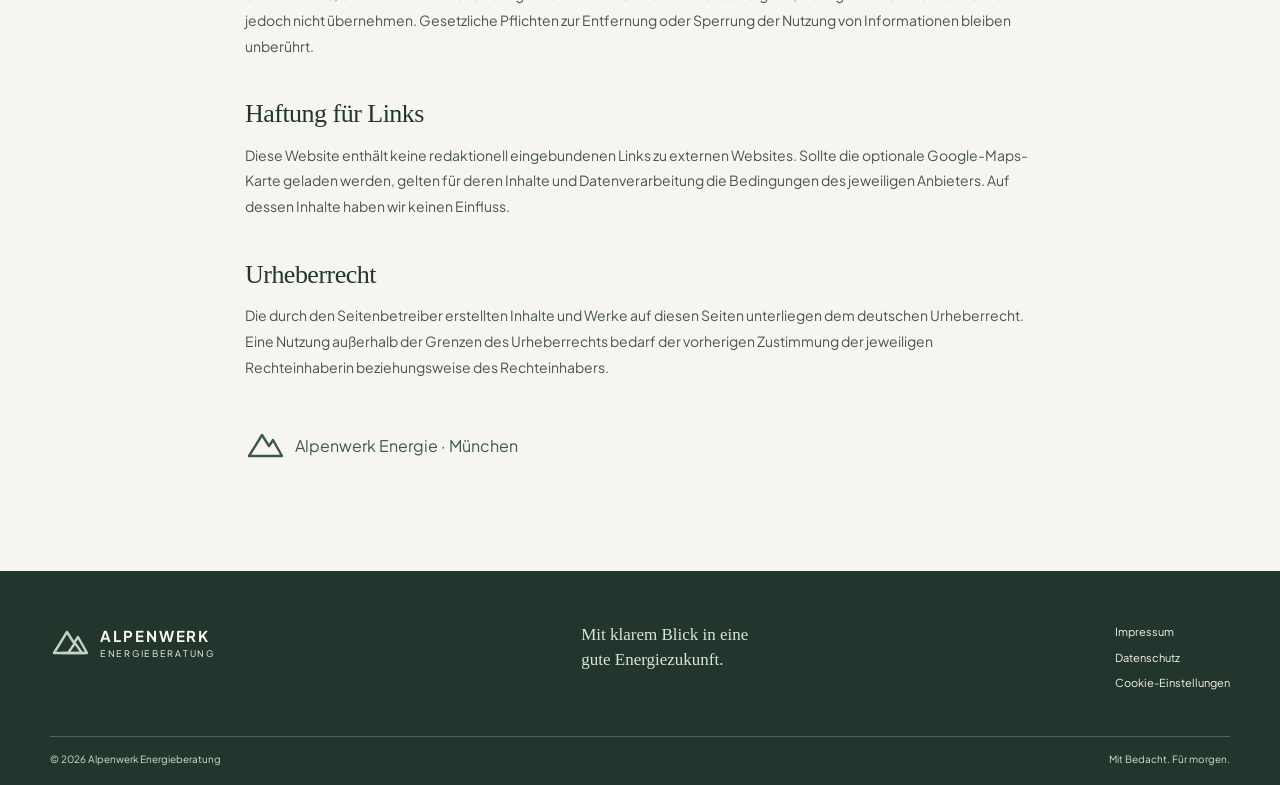
<file: impressum.html>
<!doctype html>
<html lang="de">
<head>
  <meta charset="utf-8"><meta name="viewport" content="width=device-width, initial-scale=1"><meta name="theme-color" content="#f6f5f0">
  <meta name="description" content="Impressum der Alpenwerk Energieberatung, München."><title>Impressum | Alpenwerk Energie</title>
  <link rel="stylesheet" href="style.css"><script src="script.js" defer></script>
</head>
<body>
  <a class="skip-link" href="#main">Zum Hauptinhalt springen</a>
  <header class="site-header"><div class="container header-inner"><a class="brand" href="index.html" aria-label="Alpenwerk Energie – Startseite"><svg class="brand-mark" viewBox="0 0 40 40" width="40" height="40" aria-hidden="true"><path d="M4 30 17 9l7 11 4-6 9 16H4Z" fill="none" stroke="currentColor" stroke-width="2.4" stroke-linejoin="round"/><path d="M12 30h23M18 30l7-10 7 10" fill="none" stroke="currentColor" stroke-width="2.4" stroke-linecap="round"/></svg><span><strong>ALPENWERK</strong><small>ENERGIEBERATUNG</small></span></a><button class="menu-toggle" type="button" aria-expanded="false" aria-controls="primary-nav" aria-label="Menü öffnen"><span></span><span></span></button><nav id="primary-nav" class="primary-nav" aria-label="Hauptnavigation"><a href="index.html#leistungen">Leistungen</a><a href="index.html#ueber-uns">Über uns</a><a href="index.html#kontakt">Kontakt</a><a class="nav-cta" href="index.html#kontakt">Erstgespräch vereinbaren <span aria-hidden="true">↗</span></a></nav></div></header>
  <main id="main"><section class="legal-hero"><div class="container"><p class="eyebrow">Rechtliche Angaben</p><h1>Impressum</h1></div></section><section class="legal-main"><div class="container legal-content">
    <p class="legal-note"><strong>Fiktives Beispielszenario:</strong> Alpenwerk Energieberatung und sämtliche nachfolgenden Kontaktdaten sind frei erfunden. Vor einer Veröffentlichung müssen die Angaben durch die tatsächlichen Unternehmensdaten ergänzt und rechtlich geprüft werden.</p>
    <h2>Angaben gemäß § 5 DDG</h2><p><strong>Alpenwerk Energieberatung GmbH</strong><br>Isarwinkel 18<br>80331 München<br>Deutschland</p>
    <h2>Vertretungsberechtigt</h2><p>Geschäftsführerin: Lena Bergmann</p>
    <h2>Kontakt</h2><p>Telefon: +49 (0)89 5550 1840<br>E-Mail: <a href="mailto:hallo@alpenwerk-energie.de">hallo@alpenwerk-energie.de</a></p>
    <h2>Registereintrag</h2><p>Eintragung im Handelsregister.<br>Registergericht: Amtsgericht München<br>Registernummer: HRB 284731</p>
    <h2>Umsatzsteuer-Identifikationsnummer</h2><p>Umsatzsteuer-Identifikationsnummer gemäß § 27a Umsatzsteuergesetz: DE 367 284 915</p>
    <h2>Verantwortlich für den Inhalt</h2><p>Lena Bergmann<br>Alpenwerk Energieberatung GmbH<br>Isarwinkel 18<br>80331 München</p>
    <h2>Verbraucherstreitbeilegung</h2><p>Wir sind nicht bereit und nicht verpflichtet, an Streitbeilegungsverfahren vor einer Verbraucherschlichtungsstelle teilzunehmen.</p>
    <h2>Haftung für Inhalte</h2><p>Als Diensteanbieter sind wir für eigene Inhalte auf diesen Seiten nach den allgemeinen Gesetzen verantwortlich. Wir bemühen uns, die Inhalte aktuell und richtig zu halten. Eine Gewähr für Vollständigkeit, Richtigkeit und Aktualität können wir jedoch nicht übernehmen. Gesetzliche Pflichten zur Entfernung oder Sperrung der Nutzung von Informationen bleiben unberührt.</p>
    <h2>Haftung für Links</h2><p>Diese Website enthält keine redaktionell eingebundenen Links zu externen Websites. Sollte die optionale Google-Maps-Karte geladen werden, gelten für deren Inhalte und Datenverarbeitung die Bedingungen des jeweiligen Anbieters. Auf dessen Inhalte haben wir keinen Einfluss.</p>
    <h2>Urheberrecht</h2><p>Die durch den Seitenbetreiber erstellten Inhalte und Werke auf diesen Seiten unterliegen dem deutschen Urheberrecht. Eine Nutzung außerhalb der Grenzen des Urheberrechts bedarf der vorherigen Zustimmung der jeweiligen Rechteinhaberin beziehungsweise des Rechteinhabers.</p>
    <div class="legal-footer-mark"><svg viewBox="0 0 40 40" width="40" height="40" aria-hidden="true"><path d="M4 30 17 9l7 11 4-6 9 16H4Z" fill="none" stroke="currentColor" stroke-width="2.4" stroke-linejoin="round"/></svg><span>Alpenwerk Energie · München</span></div>
  </div></section></main>
  <footer class="site-footer"><div class="container footer-top"><a class="brand brand-footer" href="index.html" aria-label="Alpenwerk Energie – Startseite"><svg class="brand-mark" viewBox="0 0 40 40" width="40" height="40" aria-hidden="true"><path d="M4 30 17 9l7 11 4-6 9 16H4Z" fill="none" stroke="currentColor" stroke-width="2.4" stroke-linejoin="round"/><path d="M12 30h23M18 30l7-10 7 10" fill="none" stroke="currentColor" stroke-width="2.4" stroke-linecap="round"/></svg><span><strong>ALPENWERK</strong><small>ENERGIEBERATUNG</small></span></a><p>Mit klarem Blick in eine<br>gute Energiezukunft.</p><nav class="footer-nav" aria-label="Rechtliche Informationen"><a href="impressum.html">Impressum</a><a href="datenschutz.html">Datenschutz</a><a href="#cookie-settings" data-open-cookie-settings>Cookie-Einstellungen</a></nav></div><div class="container footer-bottom"><span>© <span id="year">2026</span> Alpenwerk Energieberatung</span><span>Mit Bedacht. Für morgen.</span></div></footer>
  <section id="cookie-banner" class="cookie-banner" aria-label="Cookie-Einstellungen" hidden><div class="cookie-copy"><strong>Ihre Privatsphäre zählt.</strong><p>Wir verwenden nur technisch notwendige Speicherung. Analytics und externe Medien laden wir nur mit Ihrer Zustimmung.</p><a href="datenschutz.html">Mehr zum Datenschutz</a></div><div class="cookie-actions"><button class="button button-dark" type="button" data-consent-all>Alle akzeptieren</button><button class="button button-outline" type="button" data-consent-essential>Nur notwendige</button><button class="cookie-settings-link" type="button" data-open-cookie-settings>Einstellungen</button></div></section>
  <dialog id="cookie-dialog" class="cookie-dialog" aria-labelledby="cookie-dialog-title"><div class="dialog-head"><div><p class="eyebrow">Ihre Auswahl</p><h2 id="cookie-dialog-title">Cookie-Einstellungen</h2></div><button class="dialog-close" type="button" aria-label="Einstellungen schließen" data-close-dialog>×</button></div><p>Sie entscheiden, welche optionalen Inhalte geladen werden dürfen. Ihre Auswahl können Sie jederzeit im Footer ändern.</p><div class="consent-options"><div class="consent-option"><div><strong>Notwendig</strong><small>Für grundlegende Funktionen und die Speicherung Ihrer Auswahl.</small></div><input type="checkbox" checked disabled aria-label="Notwendige Speicherung immer aktiv"></div><div class="consent-option"><div><strong>Analytics</strong><small>Hilft uns zu verstehen, wie die Website genutzt wird.</small></div><input id="consent-analytics" type="checkbox"></div><div class="consent-option"><div><strong>Externe Medien & Karten</strong><small>Erlaubt das Laden der Google Maps Karte in München.</small></div><input id="consent-external" type="checkbox"></div></div><div class="dialog-actions"><button class="button button-outline" type="button" data-consent-essential>Nur notwendige</button><button class="button button-dark" type="button" data-save-settings>Auswahl speichern</button></div></dialog>
</body></html>
</file>
<file: style.css>
@charset "UTF-8";
@font-face{font-family:"Plus Jakarta Sans";src:url("./fonts/plus-jakarta-sans-v12-latin-regular.woff2") format("woff2");font-style:normal;font-weight:400;font-display:swap}
@font-face{font-family:"Plus Jakarta Sans";src:url("./fonts/plus-jakarta-sans-v12-latin-500.woff2") format("woff2");font-style:normal;font-weight:500;font-display:swap}
@font-face{font-family:"Plus Jakarta Sans";src:url("./fonts/plus-jakarta-sans-v12-latin-700.woff2") format("woff2");font-style:normal;font-weight:700;font-display:swap}
:root{--ink:#23362d;--forest:#3d5949;--moss:#607a68;--cream:#f6f5f0;--paper:#fffefa;--sand:#e9e5d9;--muted:#59655d;--line:#d8ddd5;--gold:#d9aa57;--danger:#9b342c;--shadow:0 18px 55px #18261d18;--serif:Georgia,"Times New Roman",serif;--sans:"Plus Jakarta Sans",Arial,sans-serif}*{box-sizing:border-box}html{scroll-behavior:smooth;scroll-padding-top:90px}body{margin:0;background:var(--cream);color:var(--ink);font-family:var(--sans);font-size:16px;line-height:1.6;-webkit-font-smoothing:antialiased}a{color:inherit;text-underline-offset:4px}a:hover{color:var(--forest)}button,input,select,textarea{font:inherit}button,a,input,select,textarea{touch-action:manipulation}button{color:inherit}.container{width:min(1180px,calc(100% - 48px));margin-inline:auto}.skip-link{position:fixed;z-index:1000;left:16px;top:12px;transform:translateY(-160%);background:var(--ink);color:white;padding:12px 18px;border-radius:4px}.skip-link:focus{transform:translateY(0)}:focus-visible{outline:3px solid #9b6511;outline-offset:4px}.section-pad{padding:112px 0}.site-header{height:82px;position:sticky;top:0;z-index:30;background:#f6f5f0f2;backdrop-filter:blur(12px);border-bottom:1px solid #23362d12}.header-inner{height:100%;display:flex;align-items:center;justify-content:space-between}.brand{display:inline-flex;gap:10px;align-items:center;text-decoration:none;color:var(--ink)}.brand-mark{color:var(--forest);flex:none}.brand span{display:grid;line-height:1.08;letter-spacing:.12em}.brand strong{font-size:15px}.brand small{font-size:9px;letter-spacing:.19em;margin-top:5px}.primary-nav{display:flex;align-items:center;gap:34px;font-size:13px;font-weight:600}.primary-nav a{text-decoration:none}.nav-cta{padding:11px 15px;border:1px solid #9ca99d;border-radius:3px}.nav-cta span{margin-left:8px}.menu-toggle{display:none;background:transparent;border:0}.hero{padding-top:76px;padding-bottom:30px;overflow:hidden}.hero-grid{display:grid;grid-template-columns:.9fr 1.1fr;gap:70px;align-items:center}.hero-copy{padding:15px 0 44px}.eyebrow{text-transform:uppercase;letter-spacing:.15em;font-size:10px;font-weight:750;color:var(--forest);margin:0 0 20px;display:flex;align-items:center;gap:10px}.eyebrow-dot{width:7px;height:7px;background:var(--gold);border-radius:50%}h1,h2,h3,p{margin-top:0}h1,h2{font-weight:500;line-height:1.06;letter-spacing:-.045em}h1{font-size:clamp(48px,6.4vw,82px);margin-bottom:25px}h1 em,h2 em,.callout em{font-family:var(--serif);font-weight:400;color:var(--forest)}.hero-lede{max-width:435px;font-size:17px;color:#4a584f;line-height:1.75}.hero-actions{display:flex;align-items:center;gap:27px;margin-top:34px}.button{display:inline-flex;min-height:48px;align-items:center;justify-content:center;gap:15px;padding:12px 19px;border:1px solid transparent;border-radius:2px;text-decoration:none;font-weight:650;font-size:13px;cursor:pointer;transition:background .18s,color .18s,transform .18s}.button:hover{transform:translateY(-1px)}.button-dark{background:var(--ink);color:#fff}.button-dark:hover{background:var(--forest);color:#fff}.button-light{background:var(--paper);color:var(--ink)}.button-light:hover{background:#e9eee7;color:var(--ink)}.button-outline{background:transparent;border-color:#aeb8af;color:var(--ink)}.button-outline:hover{background:#edf0eb}.text-link{font-size:13px;font-weight:650;text-decoration:none}.text-link span{margin-left:8px}.hero-note{display:flex;align-items:center;gap:12px;font-size:11px;color:#68756c;margin-top:53px}.note-line{width:38px;height:1px;background:#9aa99b}.hero-art{position:relative}.landscape{display:block;width:100%;height:auto;border-radius:5px}.art-caption{position:absolute;bottom:23px;left:-25px;display:flex;align-items:center;gap:13px;padding:15px 20px;background:var(--paper);box-shadow:var(--shadow);font-size:12px}.caption-icon{width:31px;height:31px;border-radius:50%;display:grid;place-items:center;background:#e5ebe3;font-size:17px}.art-caption span:last-child{display:grid}.art-caption small{color:var(--muted);font-size:10px;margin-top:2px}.art-index{position:absolute;right:20px;top:20px;font-size:10px;letter-spacing:.13em;color:#fff}.hero-bottom{margin-top:68px;border-top:1px solid var(--line);padding-top:16px;display:flex;justify-content:space-between;color:var(--muted);font-size:10px;letter-spacing:.06em;text-transform:uppercase}.scroll-mark{font-size:16px;line-height:1}.services{background:var(--paper)}.section-heading{display:grid;grid-template-columns:1fr .65fr;gap:70px;align-items:end;margin-bottom:54px}.section-heading h2,.about-copy h2{font-size:clamp(40px,5.2vw,62px);margin-bottom:0}.section-intro{max-width:405px;color:#526057;line-height:1.8;font-size:14px;margin-bottom:4px}.service-grid{display:grid;grid-template-columns:repeat(3,1fr);gap:17px}.service-card{border:1px solid var(--line);padding:28px 28px 25px;min-height:280px;display:flex;flex-direction:column;background:#fffefa}.card-top{display:flex;align-items:flex-start;justify-content:space-between;color:var(--forest);margin-bottom:30px}.card-number{font-size:10px;letter-spacing:.15em;color:#78847b}.card-top svg{fill:none;stroke:currentColor;stroke-width:1.5;stroke-linecap:round;stroke-linejoin:round}.service-card h3{font-size:20px;font-weight:600;letter-spacing:-.025em;margin-bottom:10px}.service-card p{color:#59655d;font-size:13px;line-height:1.75;margin-bottom:24px}.card-link{margin-top:auto;font-size:12px;font-weight:700;text-decoration:none}.card-link span{margin-left:8px}.about{background:#e9ede6}.about-grid{display:grid;grid-template-columns:1fr 1fr;gap:105px;align-items:center}.about-art{position:relative}.about-art svg{display:block;width:100%;height:auto;border-radius:4px}.about-stamp{position:absolute;right:-18px;bottom:25px;width:105px;height:105px;background:var(--paper);border-radius:50%;display:flex;flex-direction:column;align-items:center;justify-content:center;text-align:center;color:var(--forest);box-shadow:var(--shadow);font-size:8px;letter-spacing:.13em}.about-stamp strong{font:20px/1.05 var(--serif);letter-spacing:0;margin-top:5px}.about-copy h2{margin-bottom:28px}.about-lede{font-size:17px;line-height:1.75;color:#3f5145}.about-copy>p:not(.eyebrow):not(.about-lede){font-size:13px;color:#57635a;line-height:1.85}.about-signoff{display:flex;align-items:center;gap:14px;margin-top:35px;font-size:12px}.signoff-rule{height:1px;width:39px;background:var(--forest)}.about-signoff span:last-child{display:grid}.about-signoff small{font-size:10px;color:#637067;margin-top:2px}.callout{background:var(--forest);color:white;padding:56px 0}.callout-inner{display:flex;align-items:center;justify-content:space-between;gap:32px}.callout p{font-size:clamp(27px,3vw,38px);line-height:1.2;letter-spacing:-.035em;margin:0}.callout em{color:#e6c67e}.contact{background:var(--cream)}.contact-heading{margin-bottom:48px}.contact-grid{display:grid;grid-template-columns:1.15fr .85fr;gap:95px}.contact-form{display:grid;gap:19px}.form-row{display:grid;grid-template-columns:1fr 1fr;gap:18px}.form-field{display:grid;gap:7px}.form-field label,.privacy-field label{font-size:12px;font-weight:650}.form-field label span,.privacy-field label span{color:#8d5010}.form-field input,.form-field select,.form-field textarea{width:100%;background:#fffefa;border:1px solid #b8c1b9;border-radius:2px;padding:12px 13px;color:var(--ink);font-size:13px}.form-field textarea{resize:vertical;min-height:110px}.form-field input:focus,.form-field select:focus,.form-field textarea:focus{outline:2px solid #8a651d;outline-offset:1px}.privacy-field{display:flex;align-items:flex-start;gap:11px}.privacy-field input{width:18px;height:18px;flex:none;accent-color:var(--forest);margin:1px 0 0}.privacy-field label{font-weight:450;color:#4d5a50;line-height:1.6}.privacy-field a{font-weight:700}.field-error{font-size:11px;color:var(--danger);min-height:0}.field-error:empty{display:none}.privacy-error{margin-top:-16px}.form-submit{justify-self:start;margin-top:2px}.form-note{font-size:10px;color:#66736a;margin:0}.form-status{font-size:12px;color:var(--forest);margin:0}.contact-aside{padding-top:5px}.contact-details .eyebrow{margin-bottom:10px}.contact-email{font-family:var(--serif);font-size:clamp(19px,2vw,26px);text-decoration:none;border-bottom:1px solid #98a69a;padding-bottom:4px}.contact-details>p:not(.eyebrow){font-size:11px;color:#627067;margin:13px 0 28px}.contact-address{display:grid;font-size:12px;line-height:1.7}.contact-address strong{font-size:13px;margin-bottom:4px}.hours{padding-top:15px;border-top:1px solid var(--line);max-width:260px}.map-card{margin-top:36px;border:1px solid var(--line);background:var(--paper)}.map-placeholder{position:relative;overflow:hidden}.map-placeholder>svg{display:block;width:100%;height:auto}.map-label{position:absolute;left:50%;top:48%;transform:translate(-50%,-50%);background:white;padding:9px 12px;display:flex;align-items:center;gap:9px;box-shadow:0 4px 18px #17251920;white-space:nowrap;font-size:10px}.map-label span:last-child{display:grid}.map-label small{color:#626e65;font-size:9px}.map-pin{font-size:21px;color:var(--forest)}.map-action{padding:15px 16px}.map-action p{font-size:10px;color:#536158;margin:0 0 10px}.map-button{border:0;padding:0;background:none;color:#293f32;font-size:11px;font-weight:700;text-decoration:underline;text-underline-offset:3px;cursor:pointer}.map-button span{margin-left:5px}.map-frame iframe{display:block;width:100%;height:240px;border:0}.site-footer{background:#23362d;color:#f7f6f0;padding:52px 0 18px}.footer-top{display:flex;align-items:flex-start;justify-content:space-between;padding-bottom:44px}.brand-footer{color:#f7f6f0}.brand-footer .brand-mark{color:#c4d3c4}.footer-top>p{font:17px/1.45 var(--serif);color:#dbe2d8}.footer-nav{display:grid;gap:8px;font-size:11px}.footer-nav a{color:#f5f5ef;text-decoration:none}.footer-nav a:hover{text-decoration:underline}.footer-bottom{border-top:1px solid #ffffff35;padding-top:14px;display:flex;justify-content:space-between;color:#d4ddd4;font-size:10px}.cookie-banner{position:fixed;z-index:80;bottom:18px;left:50%;transform:translateX(-50%);width:min(1040px,calc(100% - 32px));background:var(--paper);border:1px solid #cad1c8;box-shadow:0 14px 50px #1222172a;padding:20px 22px;display:flex;align-items:center;justify-content:space-between;gap:25px}.cookie-banner[hidden],.dialog-backdrop[hidden]{display:none}.cookie-copy{max-width:490px}.cookie-copy strong{font-size:13px}.cookie-copy p{font-size:11px;color:#536158;margin:4px 0}.cookie-copy>a{font-size:10px;font-weight:650}.cookie-actions{display:flex;align-items:center;gap:8px;flex-wrap:wrap}.cookie-actions .button{font-size:10px;min-height:40px;padding:9px 12px}.cookie-settings-link{border:0;background:transparent;text-decoration:underline;text-underline-offset:3px;font-size:10px;font-weight:650;cursor:pointer;padding:7px}.cookie-dialog{position:fixed;z-index:101;inset:50% auto auto 50%;transform:translate(-50%,-50%);width:min(540px,calc(100% - 30px));max-height:calc(100dvh - 30px);overflow:auto;border:0;padding:28px;background:var(--paper);color:var(--ink);box-shadow:0 25px 90px #101d1670}.cookie-dialog::backdrop{background:#16221c99}.dialog-head{display:flex;align-items:flex-start;justify-content:space-between}.dialog-head .eyebrow{margin-bottom:8px}.dialog-head h2{font-size:29px;letter-spacing:-.03em;margin:0}.dialog-close{border:0;background:transparent;font-size:27px;line-height:1;cursor:pointer}.cookie-dialog>p{font-size:12px;color:#59655d;margin:18px 0}.consent-options{border-top:1px solid var(--line)}.consent-option{display:flex;align-items:center;justify-content:space-between;gap:22px;padding:15px 0;border-bottom:1px solid var(--line)}.consent-option>div{display:grid}.consent-option strong{font-size:13px}.consent-option small{font-size:10px;color:#5c685f;margin-top:3px}.consent-option input{width:19px;height:19px;accent-color:var(--forest);flex:none}.dialog-actions{display:flex;justify-content:flex-end;gap:10px;margin-top:22px}.dialog-actions .button{font-size:11px}.legal-hero{padding:78px 0 46px;background:#e9ede6}.legal-hero h1{font-size:clamp(42px,5vw,64px);margin:0}.legal-main{padding:64px 0 105px}.legal-content{max-width:790px}.legal-content h2{font:26px/1.2 var(--serif);letter-spacing:-.02em;margin:39px 0 13px}.legal-content h3{font-size:16px;margin:25px 0 8px}.legal-content p,.legal-content li{font-size:14px;line-height:1.85;color:#48574c}.legal-content ul{padding-left:20px}.legal-note{padding:16px 19px;border-left:3px solid var(--gold);background:#eeeee7;font-size:12px!important}.legal-footer-mark{display:flex;gap:10px;align-items:center;margin-top:45px;color:var(--forest)}
@media(max-width:900px){.hero-grid{gap:35px}.section-pad{padding:88px 0}.about-grid{gap:55px}.contact-grid{gap:50px}.primary-nav{gap:20px}.hero{padding-top:58px}}@media(max-width:700px){.container{width:min(100% - 36px,540px)}.site-header{height:70px}.menu-toggle{display:flex;width:44px;height:44px;flex-direction:column;align-items:center;justify-content:center;gap:6px;border:1px solid var(--line);border-radius:2px;cursor:pointer}.menu-toggle span{width:18px;height:1px;background:var(--ink)}.primary-nav{display:none;position:absolute;left:0;right:0;top:69px;background:var(--cream);padding:14px 22px 22px;border-bottom:1px solid var(--line);box-shadow:0 12px 20px #18261d10;align-items:stretch;gap:0}.primary-nav.is-open{display:flex;flex-direction:column}.primary-nav>a{padding:13px 0;border-bottom:1px solid #dce0d8}.primary-nav .nav-cta{margin-top:12px;padding:12px;border:1px solid #9ca99d}.section-pad{padding:73px 0}.hero{padding-top:38px;padding-bottom:25px}.hero-grid{grid-template-columns:1fr;gap:34px}.hero-copy{padding:0}.eyebrow{margin-bottom:16px}.hero h1{font-size:clamp(46px,13vw,68px)}.hero-lede{font-size:15px}.hero-actions{margin-top:25px}.hero-note{margin-top:30px}.hero-art{width:calc(100% - 10px);margin-left:10px}.art-caption{left:-10px;bottom:12px;padding:10px 12px}.art-index{right:12px;top:12px}.hero-bottom{margin-top:35px;font-size:8px}.section-heading{grid-template-columns:1fr;gap:19px;margin-bottom:34px}.section-heading h2,.about-copy h2{font-size:clamp(40px,11vw,56px)}.section-intro{font-size:13px}.service-grid{grid-template-columns:1fr;gap:11px}.service-card{min-height:unset;padding:23px}.card-top{margin-bottom:20px}.service-card p{margin-bottom:18px}.about-grid{grid-template-columns:1fr;gap:43px}.about-art{width:calc(100% - 12px)}.about-stamp{width:88px;height:88px;right:-10px}.about-copy h2{margin-bottom:21px}.callout{padding:39px 0}.callout-inner{align-items:flex-start;flex-direction:column}.callout p{font-size:31px}.contact-heading{margin-bottom:35px}.contact-grid{grid-template-columns:1fr;gap:50px}.contact-form{gap:16px}.form-row{grid-template-columns:1fr;gap:16px}.contact-aside{padding:0}.contact-email{font-size:22px}.map-card{margin-top:27px}.footer-top{display:grid;grid-template-columns:1fr 1fr;gap:24px;padding-bottom:30px}.footer-top>p{font-size:15px}.footer-nav{grid-column:1/-1;grid-template-columns:1fr 1fr;column-gap:15px}.footer-bottom{font-size:9px;gap:15px}.cookie-banner{bottom:0;left:0;transform:none;width:100%;display:block;padding:16px 18px max(16px,env(safe-area-inset-bottom));max-height:75dvh;overflow:auto}.cookie-actions{margin-top:13px;display:grid;grid-template-columns:1fr 1fr}.cookie-actions .button{min-height:43px}.cookie-settings-link{grid-column:1/-1;justify-self:center}.cookie-dialog{padding:22px 19px}.dialog-actions{flex-direction:column-reverse}.dialog-actions .button{width:100%}.legal-hero{padding:56px 0 33px}.legal-main{padding:42px 0 75px}.legal-content h2{font-size:23px;margin-top:32px}.legal-content p,.legal-content li{font-size:13px}}@media(max-width:380px){.container{width:calc(100% - 30px)}.hero-actions{gap:17px}.button{padding:11px 14px}.hero-bottom span:first-child{max-width:100px}.hero-bottom span:last-child{text-align:right;max-width:125px}}
@media(prefers-reduced-motion:reduce){*,*::before,*::after{scroll-behavior:auto!important;transition:none!important;animation:none!important}}

.gallery{background:var(--paper)}.gallery-grid{display:grid;grid-template-columns:repeat(6,1fr);gap:16px}.gallery-grid figure{margin:0;grid-column:span 2;overflow:hidden;background:var(--cream)}.gallery-grid figure:nth-child(4),.gallery-grid figure:nth-child(5){grid-column:span 3}.gallery-grid img{display:block;width:100%;height:auto;aspect-ratio:4/3;object-fit:cover}.gallery-grid figcaption{padding:12px 14px;font-size:12px;font-weight:650;color:var(--ink)}.about-art img{display:block;width:100%;height:auto;aspect-ratio:520/510;object-fit:cover;border-radius:4px}.form-submit:disabled{opacity:.65;cursor:wait;transform:none}@media(max-width:700px){.gallery-grid{grid-template-columns:1fr 1fr;gap:10px}.gallery-grid figure,.gallery-grid figure:nth-child(4),.gallery-grid figure:nth-child(5){grid-column:span 1}.gallery-grid figure:first-child{grid-column:span 2}}
</file>
